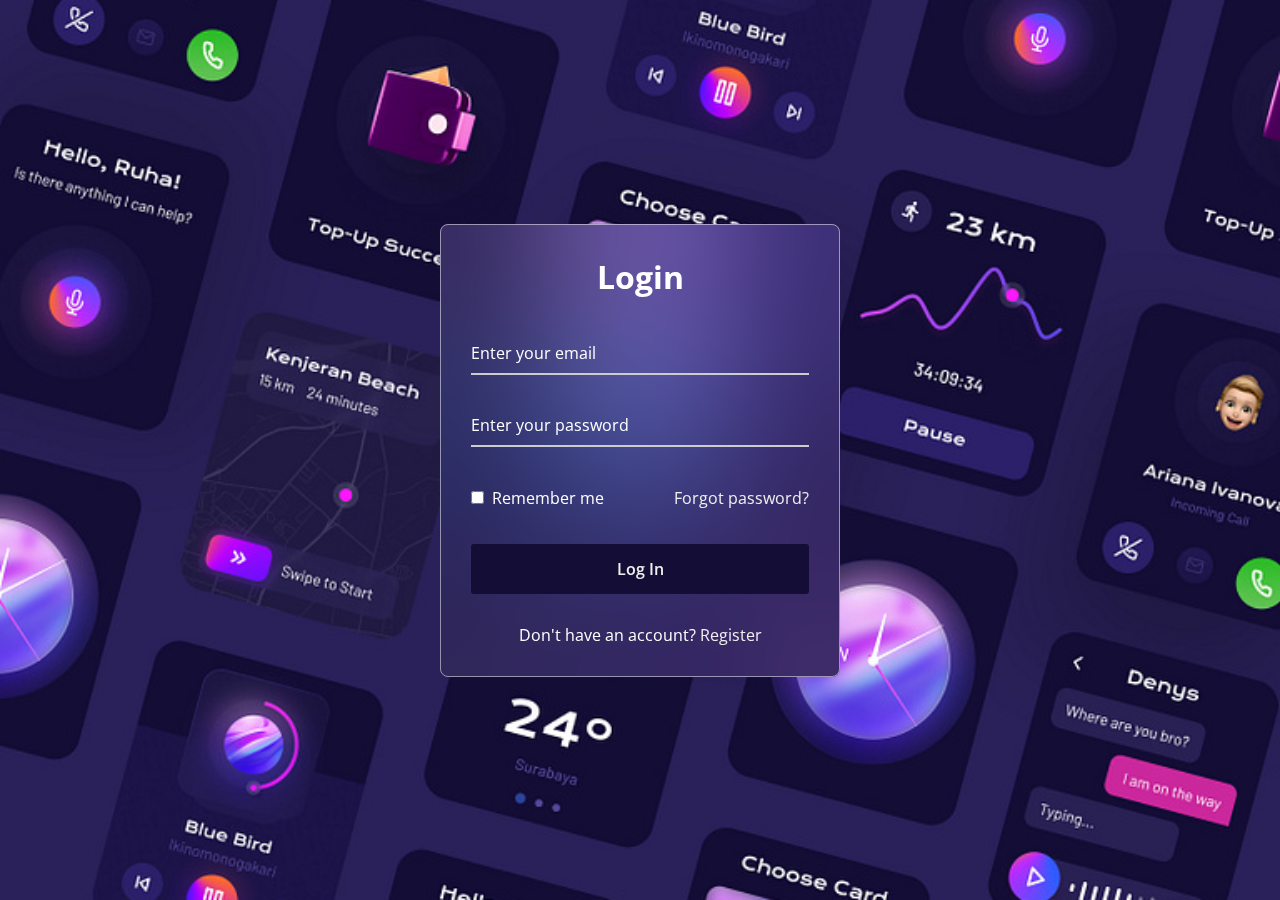
<file: Blind_HTML/index.html>
<!DOCTYPE html>
<html>
<head>
  <meta charset="UTF-8">
  <meta name="viewport" content="width=device-width, initial-scale=1.0">
  <title>Login Form</title>
  <link rel="stylesheet" href="../blind_CSS/loginstyle.css">
</head>
<body>
  <div class="wrapper">
    <form action="#">
      <h2>Login</h2>
        <div class="input-field">
        <input type="text" required>
        <label>Enter your email</label>
      </div>
      <div class="input-field">
        <input type="password" required>
        <label>Enter your password</label>
      </div>
      <div class="forget">
        <label for="remember">
          <input type="checkbox" id="remember">
          <p>Remember me</p>
        </label>
        <a href="#">Forgot password?</a>
      </div>
      <button type="submit"><a href="Inbox_2_type.html">Log In</a></button>
      <div class="register">
        <p>Don't have an account? <a href="registor.html">Register</a></p>
      </div>
    </form>
  </div>
</body>
</html>
</file>
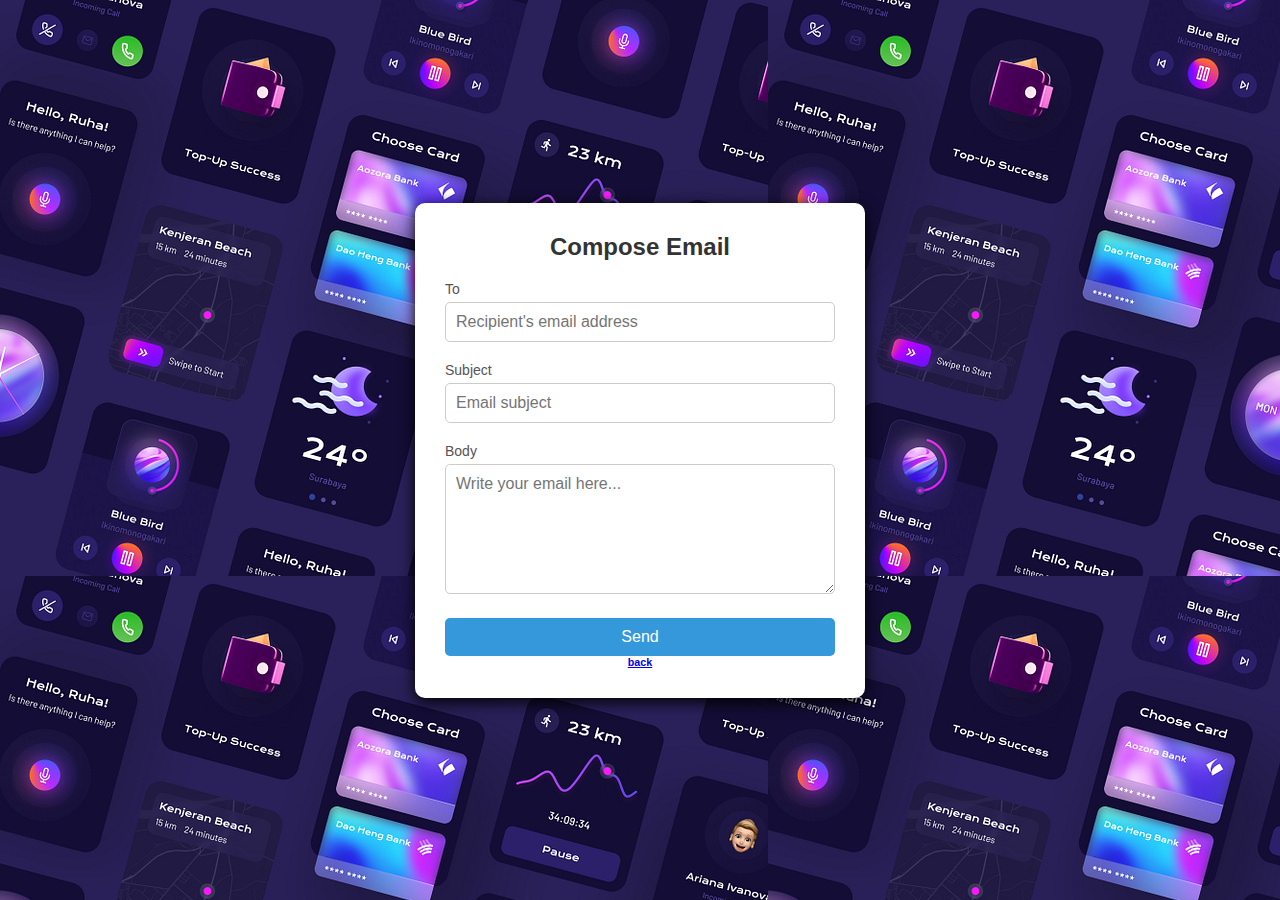
<file: Blind_HTML/compose.html>
<!DOCTYPE html>
<html lang="en">
<head>
    <meta charset="UTF-8">
    <meta name="viewport" content="width=device-width, initial-scale=1.0">
    <title>Document</title>
    <link rel="stylesheet" href="../blind_CSS/comp_style.css">
</head>
<body>

    <header>
        <div id="main-div">

                <div class="compose-email-container">
                    <h1>Compose Email</h1>
                    <form action="#">
                        <div class="input-group">
                            <label for="recipient-email">To</label>
                            <input type="email" id="recipient-email" name="recipient-email" placeholder="Recipient's email address" required>
                        </div>
                        <div class="input-group">
                            <label for="subject">Subject</label>
                            <input type="text" id="subject" name="subject" placeholder="Email subject" required>
                        </div>
                        <div class="input-group">
                            <label for="body">Body</label>
                            <textarea id="body" name="body" placeholder="Write your email here..." rows="6" required></textarea>
                        </div>
                        <button type="submit">Send</button>
                    </form>
                    <a href="Inbox_2_type.html"><h6>back</h6> </a>                 
                </div>
                
            </div>
           
      
    </header>
    
</body>
</html>
</file>
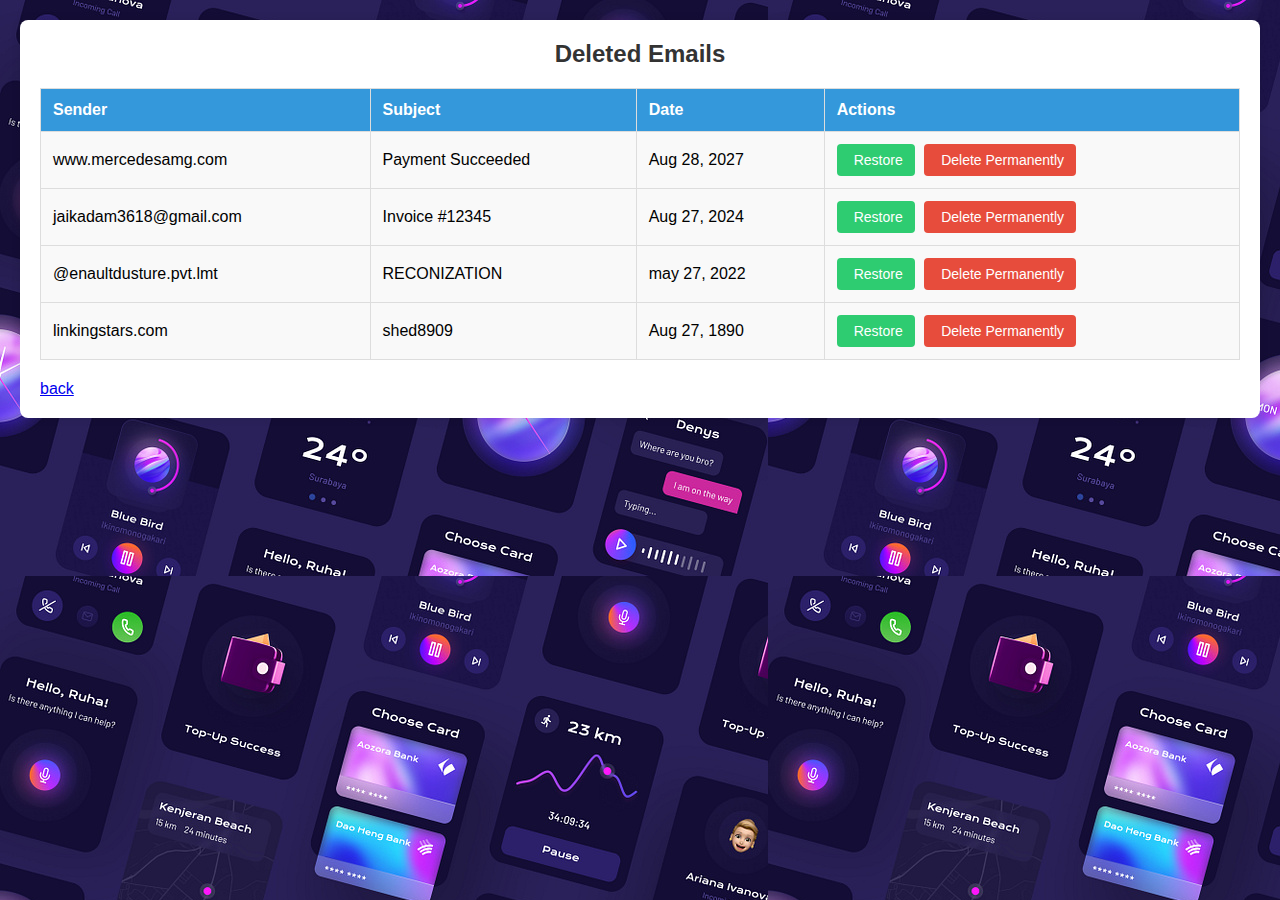
<file: Blind_HTML/delete.html>
<!DOCTYPE html>
<html lang="en">
<head>
    <meta charset="UTF-8">
    <meta name="viewport" content="width=device-width, initial-scale=1.0">
    <title>Deleted Emails</title>
    <link rel="stylesheet" href="https://cdnjs.cloudflare.com/ajax/libs/font-awesome/6.6.0/css/all.min.css" integrity="sha512-Kc323vGBEqzTmouAECnVceyQqyqdsSiqLQISBL29aUW4U/M7pSPA/gEUZQqv1cwx4OnYxTxve5UMg5GT6L4JJg==" crossorigin="anonymous" referrerpolicy="no-referrer" />
    <link rel="stylesheet" href="../blind_CSS/del_style.css">
</head>
<body>

    <div class="container">
        <h2>Deleted Emails</h2>
        <table>
            <thead>
                <tr>
                    <th>Sender</th>
                    <th>Subject</th>
                    <th>Date</th>
                    <th>Actions</th>
                </tr>
            </thead>
            <tbody>
                <tr>
                    <td>www.mercedesamg.com</td>
                    <td>Payment Succeeded</td>
                    <td>Aug 28, 2027</td>
                    <td>
                        <button class="restore-btn"><i class="fa fa-undo"></i> Restore</button>
                        <button class="delete-btn"><i class="fa fa-trash"></i> Delete Permanently</button>
                    </td>
                </tr>
                <tr>
                    <td>jaikadam3618@gmail.com</td>
                    <td>Invoice #12345</td>
                    <td>Aug 27, 2024</td>
                    <td>
                        <button class="restore-btn"><i class="fa fa-undo"></i> Restore</button>
                        <button class="delete-btn"><i class="fa fa-trash"></i> Delete Permanently</button>
                    </td>
                </tr>
                <tr>
                    <td>@enaultdusture.pvt.lmt</td>
                    <td>RECONIZATION</td>
                    <td>may 27, 2022</td>
                    <td>
                        <button class="restore-btn"><i class="fa fa-undo"></i> Restore</button>
                        <button class="delete-btn"><i class="fa fa-trash"></i> Delete Permanently</button>
                    </td>
                </tr>
                <tr>
                    <td>linkingstars.com</td>
                    <td>shed8909</td>
                    <td>Aug 27, 1890</td>
                    <td>
                        <button class="restore-btn"><i class="fa fa-undo"></i> Restore</button>
                        <button class="delete-btn"><i class="fa fa-trash"></i> Delete Permanently</button>
                    </td>
                </tr>
                <!-- Additional rows can be added here -->
            </tbody>
        </table>
        <a href="Inbox_2_type.html"><p>back</p></a>
    </div>

</body>
</html>
</file>
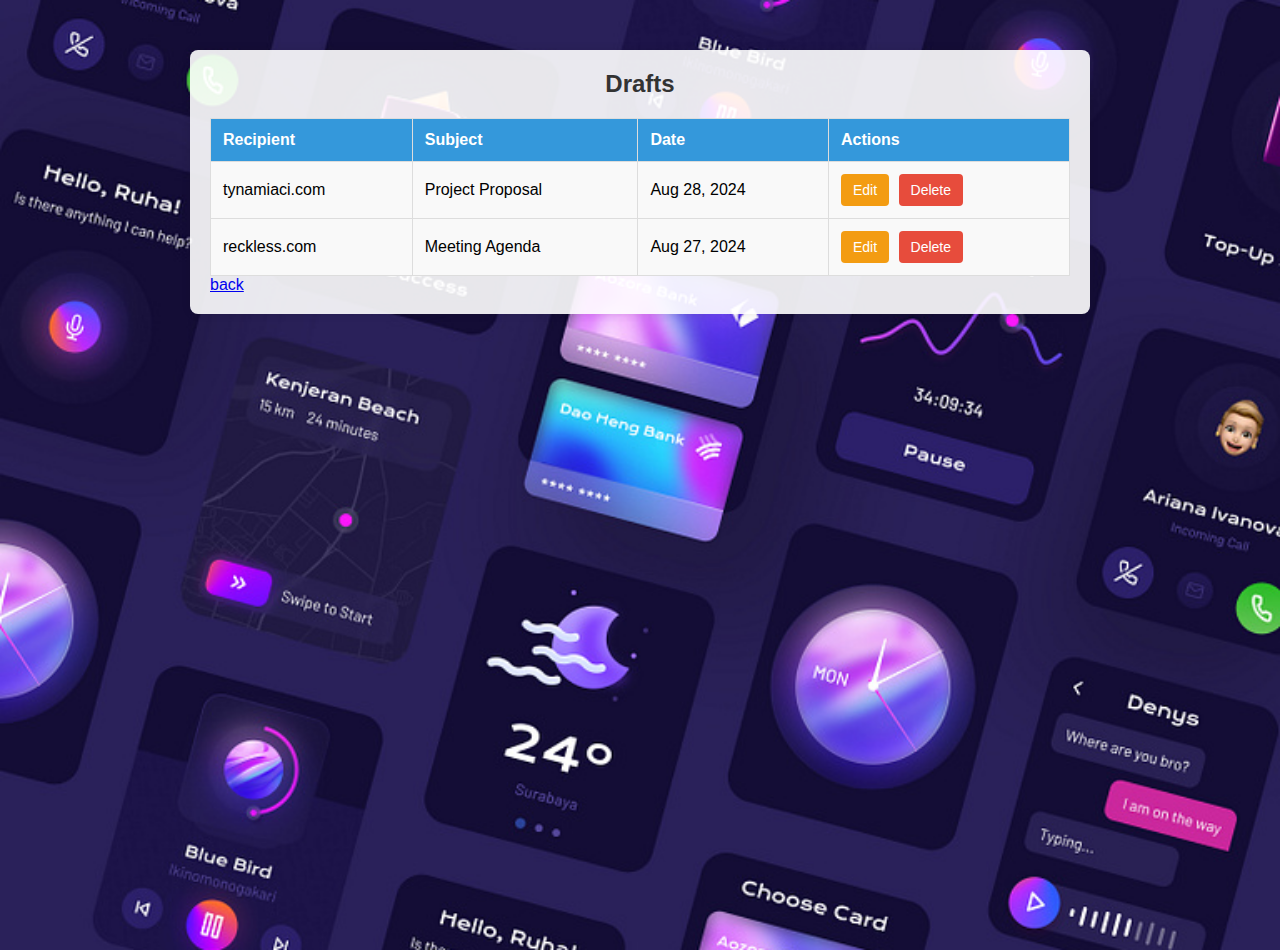
<file: Blind_HTML/drafts.html>
<!DOCTYPE html>
<html lang="en">
<head>
    <meta charset="UTF-8">
    <meta name="viewport" content="width=device-width, initial-scale=1.0">
    <title>Drafts</title>
    <link rel="stylesheet" href="../blind_CSS/drafts_style.css">
</head>
<body>

    <div class="container">
        <h2>Drafts</h2>
        <table>
            <thead>
                <tr>
                    <th>Recipient</th>
                    <th>Subject</th>
                    <th>Date</th>
                    <th>Actions</th>
                </tr>
            </thead>
            <tbody>
                <tr>
                    <td>tynamiaci.com</td>
                    <td>Project Proposal</td>
                    <td>Aug 28, 2024</td>
                    <td>
                        <button class="edit-btn">Edit</button>
                        <button class="delete-btn">Delete</button>
                    </td>
                </tr>
                <tr>
                    <td>reckless.com</td>
                    <td>Meeting Agenda</td>
                    <td>Aug 27, 2024</td>
                    <td>
                        <button class="edit-btn">Edit</button>
                        <button class="delete-btn">Delete</button>
                    </td>
                </tr>
                <!-- Additional rows can be added here -->
            </tbody>
        </table>
       <a href="Inbox_2_type.html"><p>back</p></a> 
    </div>

</body>
</html>
</file>
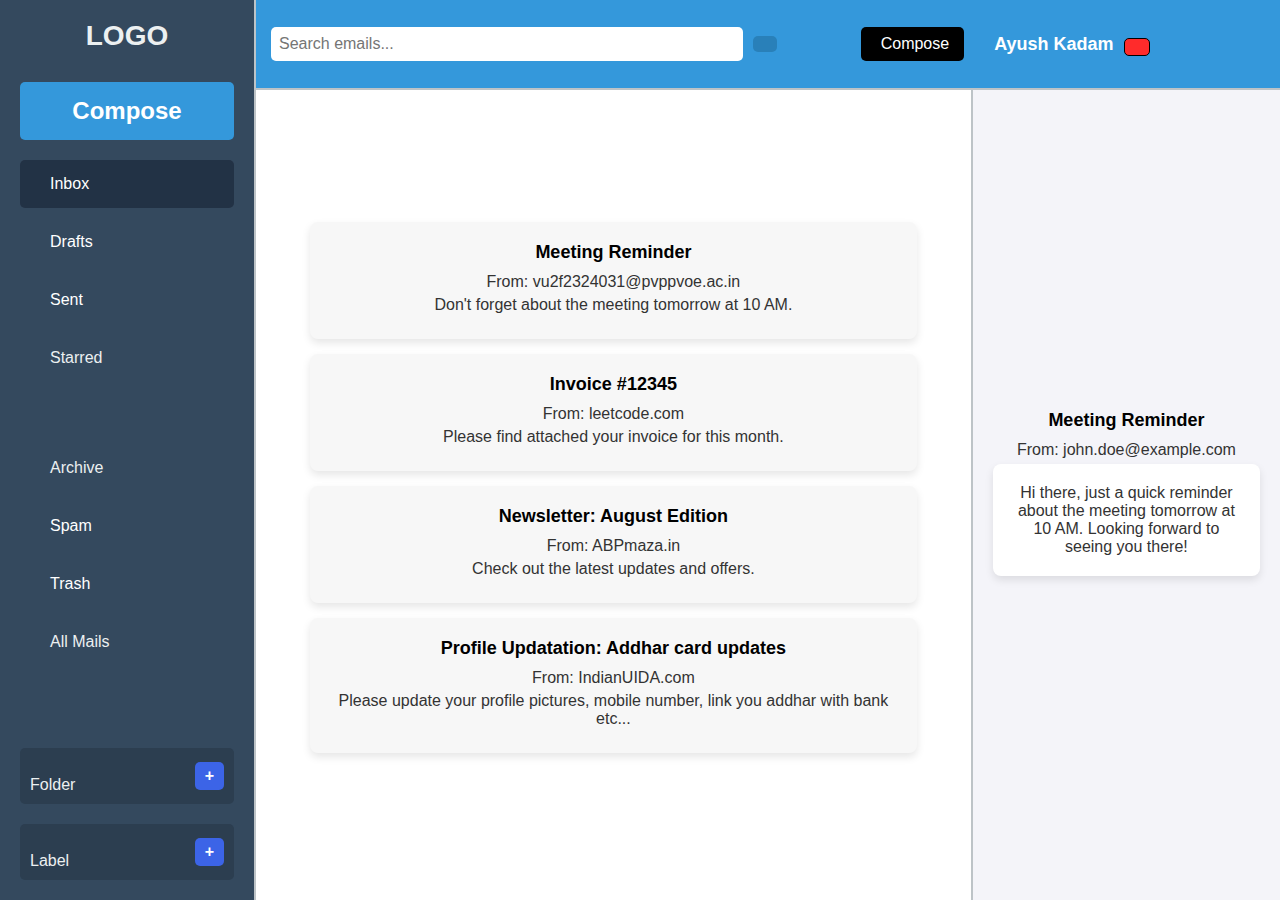
<file: Blind_HTML/Inbox_2_type.html>
<!DOCTYPE html>
<html lang="en">
<head>
    <meta charset="UTF-8">
    <meta name="viewport" content="width=device-width, initial-scale=1.0">
    <title>Email Inbox</title>
    <link rel="stylesheet" href="../blind_CSS/inb_style.css">
    <link rel="stylesheet" href="https://cdnjs.cloudflare.com/ajax/libs/font-awesome/6.6.0/css/all.min.css" integrity="sha512-Kc323vGBEqzTmouAECnVceyQqyqdsSiqLQISBL29aUW4U/M7pSPA/gEUZQqv1cwx4OnYxTxve5UMg5GT6L4JJg==" crossorigin="anonymous" referrerpolicy="no-referrer" />
</head>
<body>

    <div id="screen">
        <div id="sidebar">
            <div id="logo_div">
                <h2 id="logo">LOGO</h2>
            </div>
            <a href="compose.html">
            <div id="compose_btn">
                <h2>Compose</h2>
            </div>
        </a>
            <div id="navigation">
                <a href="Inbox_2_type.html"><div class="nav_item" id = "Inbox"><i class="fa-solid fa-inbox"></i><p>Inbox</p></div></a>
                <a href="drafts.html"><div class="nav_item"><i class="fa-solid fa-file-alt"></i><p>Drafts</p></div></a>
                <a href="sent.html"><div class="nav_item"><i class="fa-solid fa-paper-plane"></i><p>Sent</p></div></a>
                <div class="nav_item"><i class="fa-solid fa-star"></i><p>Starred</p></div>
            </div>

            <div id="other_options">
                <div class="option_item"><i class="fa-solid fa-archive"></i><p>Archive</p></div>
                <a href="spam.html"><div class="option_item"><i class="fa-solid fa-ban"></i><p>Spam</p></div></a>
                <a href="delete.html"><div class="option_item"><i class="fa-solid fa-trash"></i><p>Trash</p></div></a>
                <div class="option_item"><i class="fa-solid fa-envelope"></i><p>All Mails</p></div>
            </div>

            <div id="folder_box">
                <div class="folder_label"><i class="fa-solid fa-folder"></i><p>Folder</p></div>
                <div class="add_folder">+</div>
            </div>

            <div id="label_box">
                <div class="folder_label"><i class="fa-solid fa-tags"></i><p>Label</p></div>
                <div class="add_folder">+</div>
            </div>
        </div>

        <div id="content_area">
            <div id="navbar">
                
                    <div class="navbar_section" id="search_section">
                        <input type="text" id="search_bar" placeholder="Search emails...">
                        <button id="search_button"><i class="fa fa-search"></i></button>
                    </div>
                    <div class="navbar_section" id="user_section">
                        <a href="compose.html"><div id="compose_button"><i class="fa fa-edit"></i> Compose 
                        </div></a>
                        <div id="user_profile">
                            <i class="fa fa-user-circle"></i>
                            <p id="username">Ayush Kadam</p>
                            <a href="index.html"><button id="logout_button"><i class="fa fa-sign-out-alt"></i></button></a>
                        </div>
                    </div>
               
                
            </div>
            <div id="email_content">
                <div class="email_list">
                    <div class="email_item">
                        <h3 class="email_subject">Meeting Reminder</h3>
                        <p class="email_sender">From: vu2f2324031@pvppvoe.ac.in</p>
                        <p class="email_snippet">Don't forget about the meeting tomorrow at 10 AM.</p>
                    </div>
                    <div class="email_item">
                        <h3 class="email_subject">Invoice #12345</h3>
                        <p class="email_sender">From: leetcode.com</p>
                        <p class="email_snippet">Please find attached your invoice for this month.</p>
                    </div>
                    <div class="email_item">
                        <h3 class="email_subject">Newsletter: August Edition</h3>
                        <p class="email_sender">From: ABPmaza.in</p>
                        <p class="email_snippet">Check out the latest updates and offers.</p>
                    </div>
                    <div class="email_item">
                        <h3 class="email_subject">Profile Updatation: Addhar card updates</h3>
                        <p class="email_sender">From: IndianUIDA.com</p>
                        <p class="email_snippet">Please update your profile pictures, mobile number, link you addhar with bank etc...</p>
                    </div>
                   
                    
                    <!-- Add more email items here -->
                </div>
                <div class="email_preview">
                    <h3 class="email_subject">Meeting Reminder</h3>
                    <p class="email_sender">From: john.doe@example.com</p>
                    <p class="email_body">Hi there, just a quick reminder about the meeting tomorrow at 10 AM. Looking forward to seeing you there!</p>
                </div>
            </div>
        </div>
    </div>
    
</body>
</html>
</file>
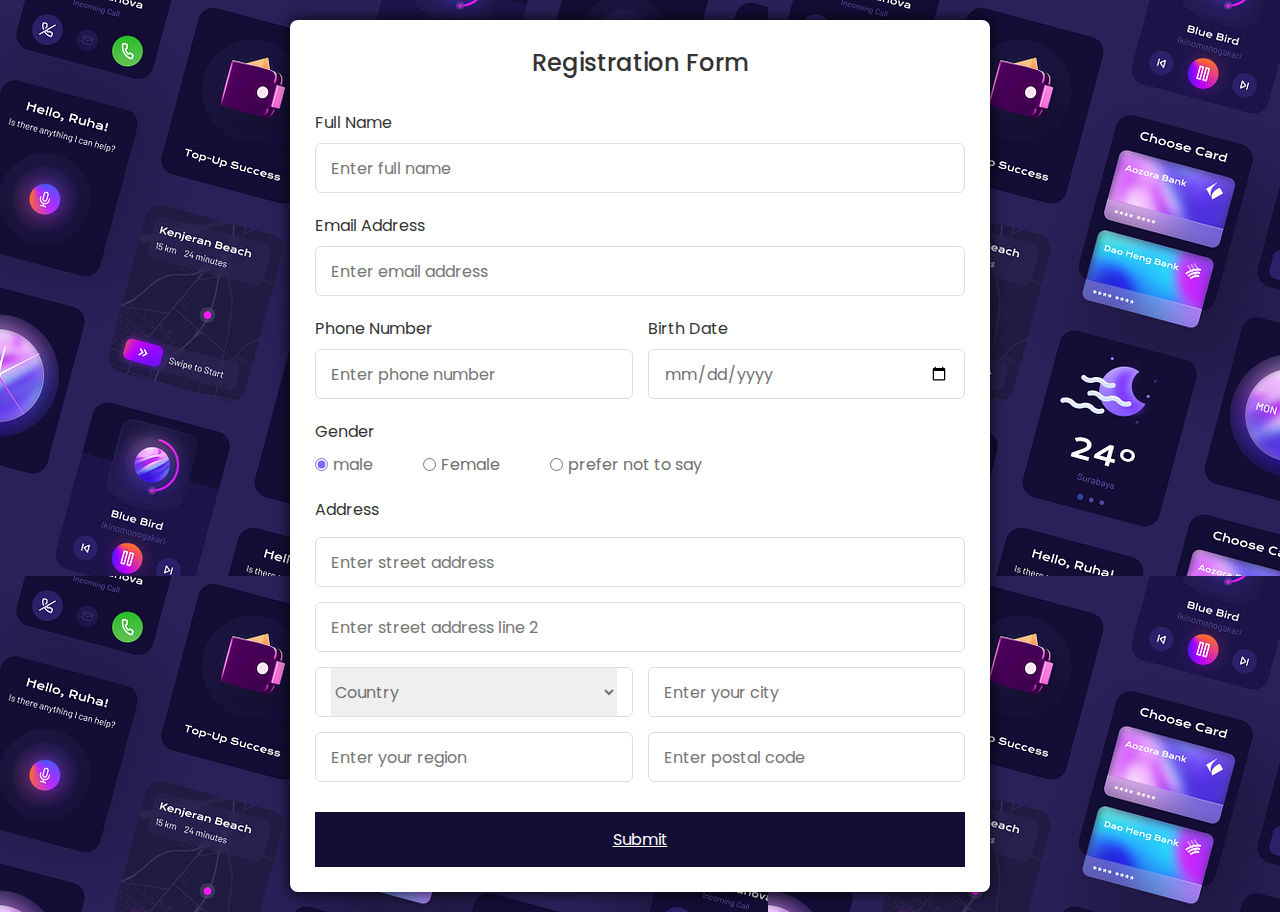
<file: Blind_HTML/registor.html>
<!DOCTYPE html>
<html lang="en">
  <head>
    <meta charset="UTF-8" />
    <meta name="viewport" content="width=device-width, initial-scale=1.0" />
    <meta http-equiv="X-UA-Compatible" content="ie=edge" />
    <!--<title>Registration Form in HTML CSS</title>-->
    <!---Custom CSS File--->
    <link rel="stylesheet" href="../blind_CSS/reg_style.css" />
    <title>Registration Form</title>
  </head>
  <body>
    
    <section class="container">
      <header>Registration Form</header>
      <form action="#" class="form">
        <div class="input-box">
          <label>Full Name</label>
          <input type="text" placeholder="Enter full name" required />
        </div>

        <div class="input-box">
          <label>Email Address</label>
          <input type="text" placeholder="Enter email address" required />
        </div>

        <div class="column">
          <div class="input-box">
            <label>Phone Number</label>
            <input type="number" placeholder="Enter phone number" required />
          </div>
          <div class="input-box">
            <label>Birth Date</label>
            <input type="date" placeholder="Enter birth date" required />
          </div>
        </div>
        <div class="gender-box">
          <h3>Gender</h3>
          <div class="gender-option">
            <div class="gender">
              <input type="radio" id="check-male" name="gender" checked />
              <label for="check-male">male</label>
            </div>
            <div class="gender">
              <input type="radio" id="check-female" name="gender" />
              <label for="check-female">Female</label>
            </div>
            <div class="gender">
              <input type="radio" id="check-other" name="gender" />
              <label for="check-other">prefer not to say</label>
            </div>
          </div>
        </div>
        <div class="input-box address">
          <label>Address</label>
          <input type="text" placeholder="Enter street address" required />
          <input type="text" placeholder="Enter street address line 2" required />
          <div class="column">
            <div class="select-box">
              <select>
                <option hidden>Country</option>
                <option>America</option>
                <option>Japan</option>
                <option>India</option>
                <option>Nepal</option>
              </select>
            </div>
            <input type="text" placeholder="Enter your city" required />
          </div>
          <div class="column">
            <input type="text" placeholder="Enter your region" required />
            <input type="number" placeholder="Enter postal code" required />
          </div>
        </div>
        <button><a href="Inbox_2_type.html">Submit</a></button>
      </form>
    </section>
  </body>
</html>
</file>
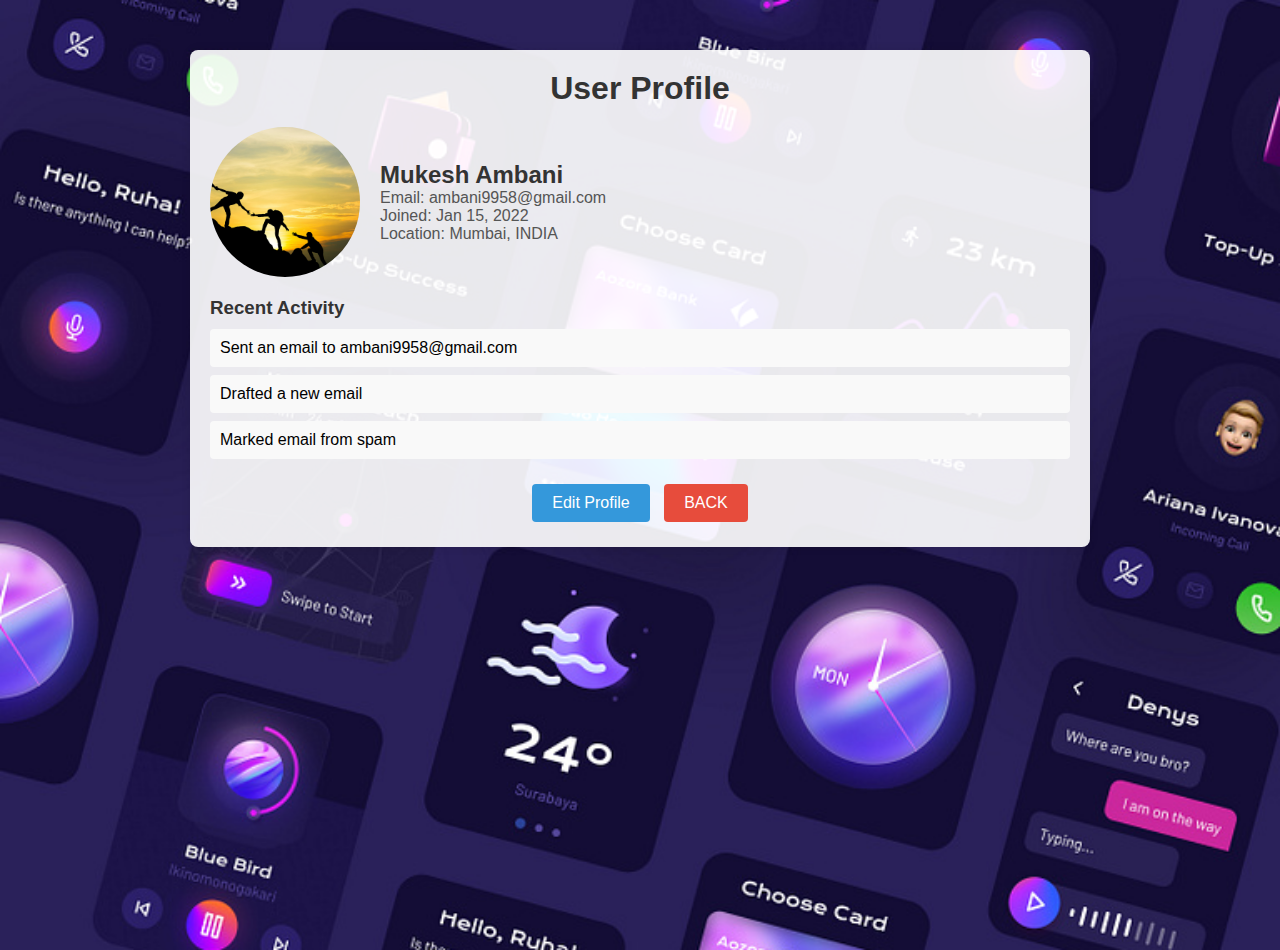
<file: Blind_HTML/sent.html>
<!DOCTYPE html>
<html lang="en">
<head>
    <meta charset="UTF-8">
    <meta name="viewport" content="width=device-width, initial-scale=1.0">
    <title>User Profile</title>
    <link rel="stylesheet" href="../blind_CSS/sent_style.css">
</head>
<body>

    <div class="profile-container">
        <div class="profile-header">
            <h1>User Profile</h1>
        </div>
        <div class="profile-content">
            <div class="profile-info">
                <div class="profile-picture"></div> <!-- Profile picture as a background image -->
                <div class="profile-details">
                    <h2>Mukesh Ambani</h2>
                    <p>Email: ambani9958@gmail.com</p>
                    <p>Joined: Jan 15, 2022</p>
                    <p>Location: Mumbai, INDIA</p>
                </div>
            </div>
            <div class="recent-activity">
                <h3>Recent Activity</h3>
                <ul>
                    <li>Sent an email to ambani9958@gmail.com</li>
                    <li>Drafted a new email</li>
                    <li>Marked email from spam</li>
                </ul>
            </div>
            <div class="profile-actions">
                <button class="edit-btn">Edit Profile</button>
                <a href="Inbox_2_type.html"><button class="logout-btn">BACK</button></a>
            </div>
        </div>
    </div>
    

</body>
</html>
</file>
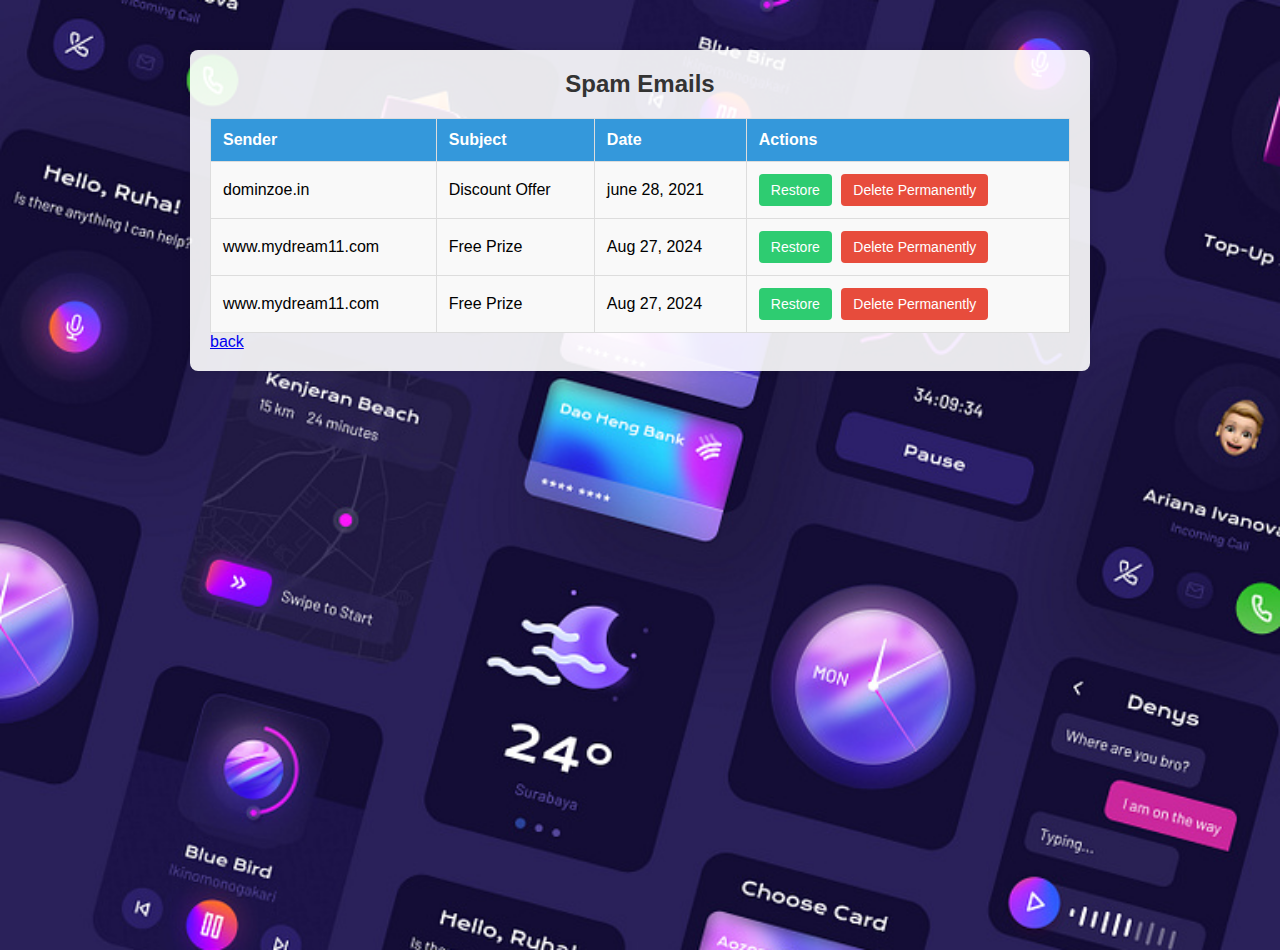
<file: Blind_HTML/spam.html>
<!DOCTYPE html>
<html lang="en">
<head>
    <meta charset="UTF-8">
    <meta name="viewport" content="width=device-width, initial-scale=1.0">
    <title>Spam Emails</title>
    <link rel="stylesheet" href="../blind_CSS/spam_style.css">
</head>
<body>

    <div class="container">
        <h2>Spam Emails</h2>
        <table>
            <thead>
                <tr>
                    <th>Sender</th>
                    <th>Subject</th>
                    <th>Date</th>
                    <th>Actions</th>
                </tr>
            </thead>
            <tbody>
                <tr>
                    <td>dominzoe.in</td>
                    <td>Discount Offer</td>
                    <td>june 28, 2021</td>
                    <td>
                        <button class="restore-btn">Restore</button>
                        <button class="delete-btn">Delete Permanently</button>
                    </td>
                </tr>
                <tr>
                    <td>www.mydream11.com</td>
                    <td>Free Prize</td>
                    <td>Aug 27, 2024</td>
                    <td>
                        <button class="restore-btn">Restore</button>
                        <button class="delete-btn">Delete Permanently</button>
                    </td>
                </tr>
                <tr>
                    <td>www.mydream11.com</td>
                    <td>Free Prize</td>
                    <td>Aug 27, 2024</td>
                    <td>
                        <button class="restore-btn">Restore</button>
                        <button class="delete-btn">Delete Permanently</button>
                    </td>
                </tr>
                <!-- Additional rows can be added here -->
            </tbody>
        </table>
        <a href="Inbox_2_type.html"><p>back</p></a>
    </div>

</body>
</html>
</file>
<file: blind_CSS/loginstyle.css>
@import url("https://fonts.googleapis.com/css2?family=Open+Sans:wght@200;300;400;500;600;700&display=swap");

* {
  margin: 0;
  padding: 0;
  box-sizing: border-box;
  font-family: "Open Sans", sans-serif;
}

body {
  display: flex;
  align-items: center;
  justify-content: center;
  min-height: 100vh;
  width: 100%;
  padding: 0 10px;
  
}

body::before {
  content: "";
  position: absolute;
  width: 100%;
  height: 100%;
  background-image: url(../Blind_Images/background.jpg);
  background-position: center;
  background-size: cover;
}

.wrapper {
  width: 400px;
  border-radius: 8px;
  padding: 30px;
  text-align: center;
  border: 1px solid rgba(255, 255, 255, 0.5);
  backdrop-filter: blur(100px);
  -webkit-backdrop-filter: blur(100px);
}

form {
  display: flex;
  flex-direction: column;
}

h2 {
  font-size: 2rem;
  margin-bottom: 20px;
  color: #fff;
}

.input-field {
  position: relative;
  border-bottom: 2px solid #ccc;
  margin: 15px 0;
}

.input-field label {
  position: absolute;
  top: 50%;
  left: 0;
  transform: translateY(-50%);
  color: #fff;
  font-size: 16px;
  pointer-events: none;
  transition: 0.15s ease;
}

.input-field input {
  width: 100%;
  height: 40px;
  background: transparent;
  border: none;
  outline: none;
  font-size: 16px;
  color: #fff;
}

.input-field input:focus~label,
.input-field input:valid~label {
  font-size: 0.8rem;
  top: 10px;
  transform: translateY(-120%);
}

.forget {
  display: flex;
  align-items: center;
  justify-content: space-between;
  margin: 25px 0 35px 0;
  color: #fff;
}

#remember {
  accent-color: #fff;
}

.forget label {
  display: flex;
  align-items: center;
}

.forget label p {
  margin-left: 8px;
}

.wrapper a {
  color: #efefef;
  text-decoration: none;
}

.wrapper a:hover {
  text-decoration: underline;
}

button {
  background: #140D36;
  color: #000;
  font-weight: 600;
  border: none;
  padding: 12px 20px;
  cursor: pointer;
  border-radius: 3px;
  font-size: 16px;
  border: 2px solid transparent;
  transition: 0.3s ease;
}

button:hover {
  color: #fff;
  border-color: #fff;
  background: rgba(255, 255, 255, 0.15);
}

.register {
  text-align: center;
  margin-top: 30px;
  color: #fff;
}
</file>
<file: blind_CSS/comp_style.css>
* {
    margin: 0;
    padding: 0;
    box-sizing: border-box;
    font-family: "Open Sans", sans-serif;
  }

#main-div
  {
    height: 100vh;
    width: 100%;
    background-image: url(../Blind_Images/background.jpg);
    display: flex;
    align-items: center;
    justify-content: center;
  }
#box-div
  {
    height: 70%;
    width: 60%;
    background-color: white;  
    display: flex;
    border-radius: 10px;
  }

/* Centering and styling the compose email box */
.compose-email-container {
  background-color: #ffffff;
  padding: 30px;
  width: 450px;
  box-shadow: 0 4px 15px rgb(0, 0, 0);
  border-radius: 10px;
  text-align: center;
}

/* Styling the form heading */
.compose-email-container h1 {
  font-size: 24px;
  color: #333;
  margin-bottom: 20px;
}

/* Input fields styling */
.input-group {
  margin-bottom: 20px;
  text-align: left;
}

.input-group label {
  font-size: 14px;
  color: #555;
  margin-bottom: 5px;
  display: block;
}

.input-group input, .input-group textarea {
  width: 100%;
  padding: 10px;
  border-radius: 5px;
  border: 1px solid #ccc;
  font-size: 16px;
}

/* Button styling */
button {
  width: 100%;
  padding: 10px;
  background-color: #3498db;
  color: #fff;
  border: none;
  border-radius: 5px;
  font-size: 16px;
  cursor: pointer;
  transition: background-color 0.3s ease;
}

button:hover {
  background-color: #2980b9;
}
</file>
<file: blind_CSS/del_style.css>
* {
    margin: 0;
    padding: 0;
    box-sizing: border-box;
    font-family: Arial, sans-serif;
}

body {
    background-image: url(../Blind_Images/background.jpg);
    background-size: center;
    padding: 20px;
}

.container {
    background-color: #fff;
    padding: 20px;
    border-radius: 8px;
    box-shadow: 0px 0px 10px rgba(0, 0, 0, 0.1);
}

h2 {
    margin-bottom: 20px;
    color: #333;
    text-align: center;
}

table {
    width: 100%;
    border-collapse: collapse;
    margin-bottom: 20px;
}

table, th, td {
    border: 1px solid #ddd;
}

th, td {
    padding: 12px;
    text-align: left;
}

th {
    background-color: #3498db;
    color: white;
}

td {
    background-color: #f9f9f9;
}

.restore-btn, .delete-btn {
    padding: 8px 12px;
    margin-right: 5px;
    border: none;
    border-radius: 4px;
    cursor: pointer;
    font-size: 14px;
}

.restore-btn {
    background-color: #2ecc71;
    color: white;
}

.delete-btn {
    background-color: #e74c3c;
    color: white;
}

.restore-btn i, .delete-btn i {
    margin-right: 5px;
}
</file>
<file: blind_CSS/drafts_style.css>
* {
    margin: 0;
    padding: 0;
    box-sizing: border-box;
    font-family: Arial, sans-serif;
}

body {
    background-image: url(../Blind_Images/background.jpg); /* Replace with your image URL */
    background-size: cover;
    background-position: center;
    background-repeat: no-repeat;
    height: 100vh;
    margin: 0;
}

.container {
    background-color: rgba(255, 255, 255, 0.9); /* Slightly transparent background for readability */
    padding: 20px;
    border-radius: 8px;
    box-shadow: 0px 0px 10px rgba(0, 0, 0, 0.1);
    margin: 50px auto;
    max-width: 900px;
}

h2 {
    margin-bottom: 20px;
    color: #333;
    text-align: center;
}

table {
    width: 100%;
    border-collapse: collapse;
}

table, th, td {
    border: 1px solid #ddd;
}

th, td {
    padding: 12px;
    text-align: left;
}

th {
    background-color: #3498db;
    color: white;
}

td {
    background-color: #f9f9f9;
}

.edit-btn, .delete-btn {
    padding: 8px 12px;
    margin-right: 5px;
    border: none;
    border-radius: 4px;
    cursor: pointer;
    font-size: 14px;
}

.edit-btn {
    background-color: #f39c12;
    color: white;
}

.delete-btn {
    background-color: #e74c3c;
    color: white;
}

@media (max-width: 768px) {
    .container {
        padding: 10px;
        margin: 20px;
        max-width: 100%;
    }
}
</file>
<file: blind_CSS/inb_style.css>
* {
    margin: 0;
    padding: 0;
    box-sizing: border-box;
    font-family: 'Arial', sans-serif;
}
a {
    color: rgb(255, 255, 255); /* Replace with your desired color */
    text-decoration: none; /* Optional: Remove underline */
}

a:hover {
    color: rgb(255, 255, 255); /* Optional: Change color on hover */
}

body {
    background-color: #f4f4f9;
    height: 100vh;
}

#screen {
    display: flex;
    height: 100vh;
}

#sidebar {
    width: 20%;
    background-color: #34495e;
    color: #ecf0f1;
    display: flex;
    flex-direction: column;
    padding: 20px;
    border-right: 2px solid #bdc3c7;
}

#logo_div {
    text-align: center;
    margin-bottom: 30px;
}

#logo {
    font-size: 28px;
    font-weight: bold;
}

#compose_btn {
    background-color: #3498db;
    text-align: center;
    padding: 15px;
    margin-bottom: 20px;
    border-radius: 5px;
    cursor: pointer;
    transition: background-color 0.3s ease;
}

#compose_btn:hover {
    background-color: #2980b9;
}

#navigation, #other_options {
    flex-grow: 1;
}


.nav_item, .option_item {
    display: flex;
    align-items: center;
    padding: 15px;
    cursor: pointer;
    transition: background-color 0.3s ease;
    border-radius: 5px;
    margin-bottom: 10px;
}
#Inbox{
    background-color: #00021154;
}

.nav_item i, .option_item i {
    margin-right: 15px;
}

.nav_item:hover, .option_item:hover {
    background-color: #2c3e50;
}

#folder_box, #label_box {
    display: flex;
    align-items: center;
    justify-content: space-between;
    background-color: #2c3e50;
    padding: 10px;
    margin-top: 20px;
    border-radius: 5px;
}

.folder_label i {
    margin-right: 10px;
}

.add_folder {
    background-color: #3c64e7;
    color: #fff;
    padding: 5px 10px;
    border-radius: 5px;
    cursor: pointer;
    font-weight: bold;
}

.add_folder:hover {
    background-color: #2247ce;
}

#content_area {
    width: 80%;
    background-color: #ecf0f1;
    display: flex;
    flex-direction: column;
}

#navbar {
    height: 10%;
    display: flex;
    justify-content: space-between;
    padding: 15px;
    background-color: #3498db;
    color: #fff;
    border-bottom: 2px solid #bdc3c7;
}

.navbar_section {
    width: 48%;
}

#email_content {
    height: 90%;
    display: flex;
}

.email_list {
    width: 70%;
    padding: 20px;
    background-color: #ffffff;
    border-right: 2px solid #bdc3c7;
}

.email_preview {
    width: 30%;
    padding: 20px;
    background-color: #f4f4f9;
}
.email_list, .email_preview {
    display: flex;
    flex-direction: column;
    align-items: center;
    justify-content: center;
    text-align: center;
}

.email_item {
    background-color: #f7f7f7;
    padding: 20px;
    margin-bottom: 15px;
    border-radius: 8px;
    width: 90%;
    box-shadow: 0 4px 8px rgba(0, 0, 0, 0.1);
}

.email_subject {
    font-size: 18px;
    font-weight: bold;
    margin-bottom: 10px;
}

.email_sender, .email_snippet, .email_body {
    font-size: 16px;
    color: #333;
    margin-bottom: 5px;
}

.email_body {
    padding: 20px;
    background-color: #ffffff;
    border-radius: 8px;
    box-shadow: 0 4px 8px rgba(0, 0, 0, 0.1);
    width: 100%;
}

#navbar {
    height: 10%;
    display: flex;
    justify-content: space-between;
    padding: 15px;
    background-color: #3498db;
    color: #fff;
    border-bottom: 2px solid #bdc3c7;
}

.navbar_section {
    display: flex;
    align-items: center;
}

#search_section {
    width: 70%;
    display: flex;
    align-items: center;
}

#search_bar {
    width: 80%;
    padding: 8px;
    border-radius: 5px;
    border: none;
    margin-right: 10px;
    font-size: 16px;
}

#search_button {
    padding: 8px 12px;
    background-color: #2980b9;
    border: none;
    border-radius: 5px;
    color: #fff;
    cursor: pointer;
    font-size: 16px;
}

#user_section {
    display: flex;
    align-items: center;
}

#compose_button {
    background-color: #000000;
    padding: 8px 15px;
    margin-right: 20px;
    border-radius: 5px;
    cursor: pointer;
    font-size: 16px;
    display: flex;
    align-items: center;
    gap: 5px;
}

#user_profile {
    display: flex;
    align-items: center;
    gap: 10px;
}

#user_profile i {
    font-size: 28px;
}

#username {
    font-size: 18px;
    font-weight: bold;
}

#logout_button {
    background-color: #ff2b2b;
    padding: 8px 12px;
    border: black solid 1px;
    border-radius: 5px;
    color: #fff;
    cursor: pointer;
    font-size: 16px;
}
</file>
<file: blind_CSS/reg_style.css>
@import url("https://fonts.googleapis.com/css2?family=Poppins:wght@200;300;400;500;600;700&display=swap");
* {
  margin: 0;
  padding: 0;
  box-sizing: border-box;
  font-family: "Poppins", sans-serif;
}
body {
  min-height: 100vh;
  display: flex;
  align-items: center;
  justify-content: center;
  padding: 20px;
  background-image: url(../Blind_Images/background.jpg);
}


.container {
  position: relative;
  max-width: 700px;
  width: 100%;
  background: #fff;
  padding: 25px;
  border-radius: 8px;
  box-shadow: 0 0 15px rgba(0, 0, 0, 0.9);
}
.container header {
  font-size: 1.5rem;
  color: #333;
  font-weight: 500;
  text-align: center;
}
.container .form {
  margin-top: 30px;
}
.form .input-box {
  width: 100%;
  margin-top: 20px;
}
.input-box label {
  color: #333;
}
.form :where(.input-box input, .select-box) {
  position: relative;
  height: 50px;
  width: 100%;
  outline: none;
  font-size: 1rem;
  color: #707070;
  margin-top: 8px;
  border: 1px solid #ddd;
  border-radius: 6px;
  padding: 0 15px;
}
.input-box input:focus {
  box-shadow: 0 1px 0 rgba(0, 0, 0, 0.1);
}
.form .column {
  display: flex;
  column-gap: 15px;
}
.form .gender-box {
  margin-top: 20px;
}
.gender-box h3 {
  color: #333;
  font-size: 1rem;
  font-weight: 400;
  margin-bottom: 8px;
}
.form :where(.gender-option, .gender) {
  display: flex;
  align-items: center;
  column-gap: 50px;
  flex-wrap: wrap;
}
.form .gender {
  column-gap: 5px;
}
.gender input {
  accent-color: rgb(130, 106, 251);
}
.form :where(.gender input, .gender label) {
  cursor: pointer;
}
.gender label {
  color: #707070;
}
.address :where(input, .select-box) {
  margin-top: 15px;
}
.select-box select {
  height: 100%;
  width: 100%;
  outline: none;
  border: none;
  color: #707070;
  font-size: 1rem;
}
.form button {
  height: 55px;
  width: 100%;
  color: #fff;
  font-size: 1rem;
  font-weight: 400;
  margin-top: 30px;
  border: none;
  cursor: pointer;
  transition: all 0.2s ease;
  background: #140D36;
}
.form button:hover {
  background: #4e3fa0;
}
/*Responsive*/
@media screen and (max-width: 500px) {
  .form .column {
    flex-wrap: wrap;
  }
  .form :where(.gender-option, .gender) {
    row-gap: 15px;
  }
}
a {
color: white;
}
</file>
<file: blind_CSS/sent_style.css>
* {
    margin: 0;
    padding: 0;
    box-sizing: border-box;
    font-family: Arial, sans-serif;
}

body {
    background-image: url(../Blind_Images/background.jpg); /* Replace with your image URL */
    background-size: cover;
    background-position: center;
    background-repeat: no-repeat;
    height: 100vh;
    margin: 0;
}

.profile-container {
    background-color: rgba(255, 255, 255, 0.91);
    padding: 20px;
    border-radius: 8px;
    box-shadow: 0px 0px 10px rgba(0, 0, 0, 0.1);
    margin: 50px auto;
    max-width: 900px;
}

.profile-header {
    text-align: center;
    margin-bottom: 20px;
}

.profile-header h1 {
    color: #333;
}

.profile-info {
    display: flex;
    align-items: center;
    margin-bottom: 20px;
}

.profile-picture {
    width: 150px;
    height: 150px;
    border-radius: 50%;
    background-image: url(../Blind_Images/helping.png); /* Replace with your image URL */
    background-size: cover;
    background-position: center;
    background-repeat: no-repeat;
    margin-right: 20px;
}

.profile-details {
    flex: 1;
}

.profile-details h2 {
    color: #333;
}

.profile-details p {
    color: #555;
}

.recent-activity {
    margin-bottom: 20px;
}

.recent-activity h3 {
    color: #333;
    margin-bottom: 10px;
}

.recent-activity ul {
    list-style-type: none;
}

.recent-activity li {
    background-color: #f9f9f9;
    margin-bottom: 8px;
    padding: 10px;
    border-radius: 4px;
}

.profile-actions {
    text-align: center;
}

.edit-btn, .logout-btn {
    padding: 10px 20px;
    border: none;
    border-radius: 4px;
    cursor: pointer;
    font-size: 16px;
    margin: 5px;
}

.edit-btn {
    background-color: #3498db;
    color: white;
}

.logout-btn {
    background-color: #e74c3c;
    color: white;
}
</file>
<file: blind_CSS/spam_style.css>
* {
    margin: 0;
    padding: 0;
    box-sizing: border-box;
    font-family: Arial, sans-serif;
}

body {
    background-image: url(../Blind_Images/background.jpg); /* Replace with your image URL */
    background-size: cover;
    background-position: center;
    background-repeat: no-repeat;
    height: 100vh;
    margin: 0;
}

.container {
    background-color: rgba(255, 255, 255, 0.9); /* Slightly transparent background for readability */
    padding: 20px;
    border-radius: 8px;
    box-shadow: 0px 0px 10px rgba(0, 0, 0, 0.1);
    margin: 50px auto;
    max-width: 900px;
}

h2 {
    margin-bottom: 20px;
    color: #333;
    text-align: center;
}

table {
    width: 100%;
    border-collapse: collapse;
}

table, th, td {
    border: 1px solid #ddd;
}

th, td {
    padding: 12px;
    text-align: left;
}

th {
    background-color: #3498db;
    color: white;
}

td {
    background-color: #f9f9f9;
}

.restore-btn, .delete-btn {
    padding: 8px 12px;
    margin-right: 5px;
    border: none;
    border-radius: 4px;
    cursor: pointer;
    font-size: 14px;
}

.restore-btn {
    background-color: #2ecc71;
    color: white;
}

.delete-btn {
    background-color: #e74c3c;
    color: white;
}

@media (max-width: 768px) {
    .container {
        padding: 10px;
        margin: 20px;
        max-width: 100%;
    }
}
</file>
